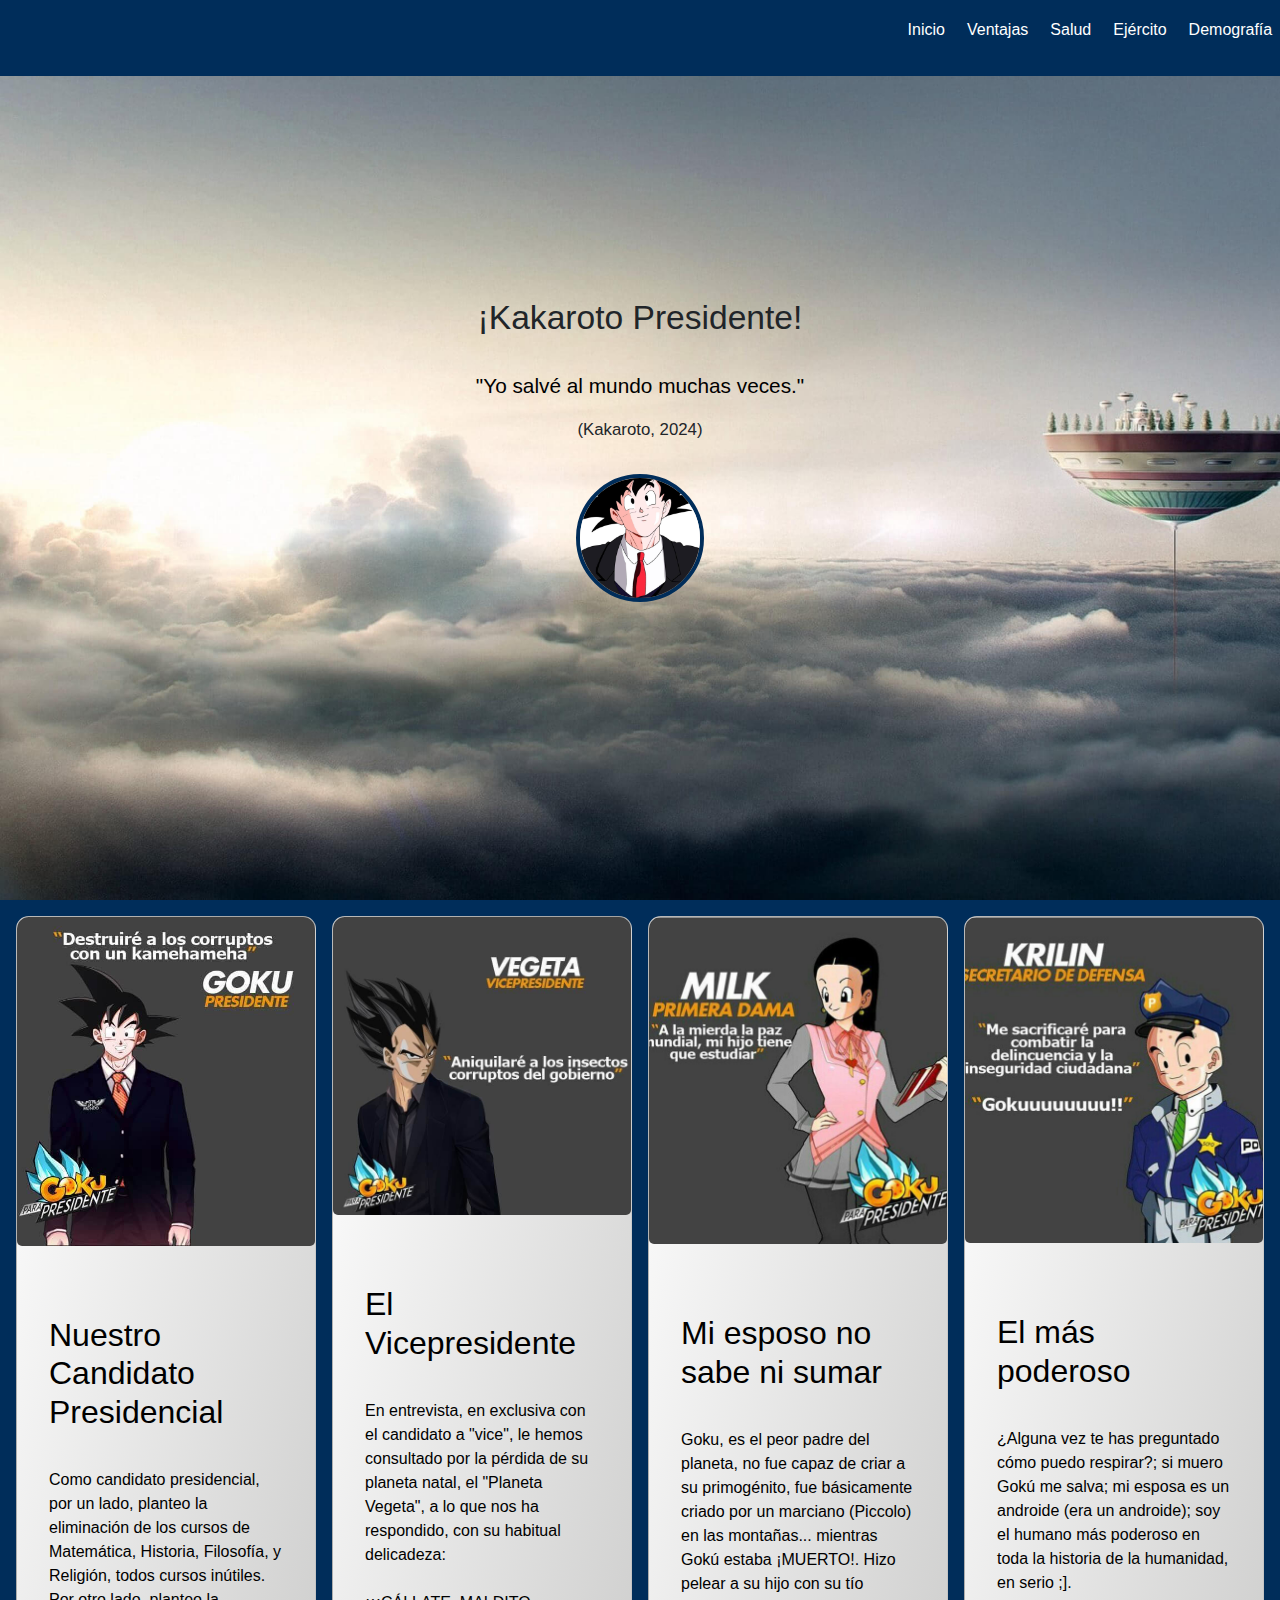
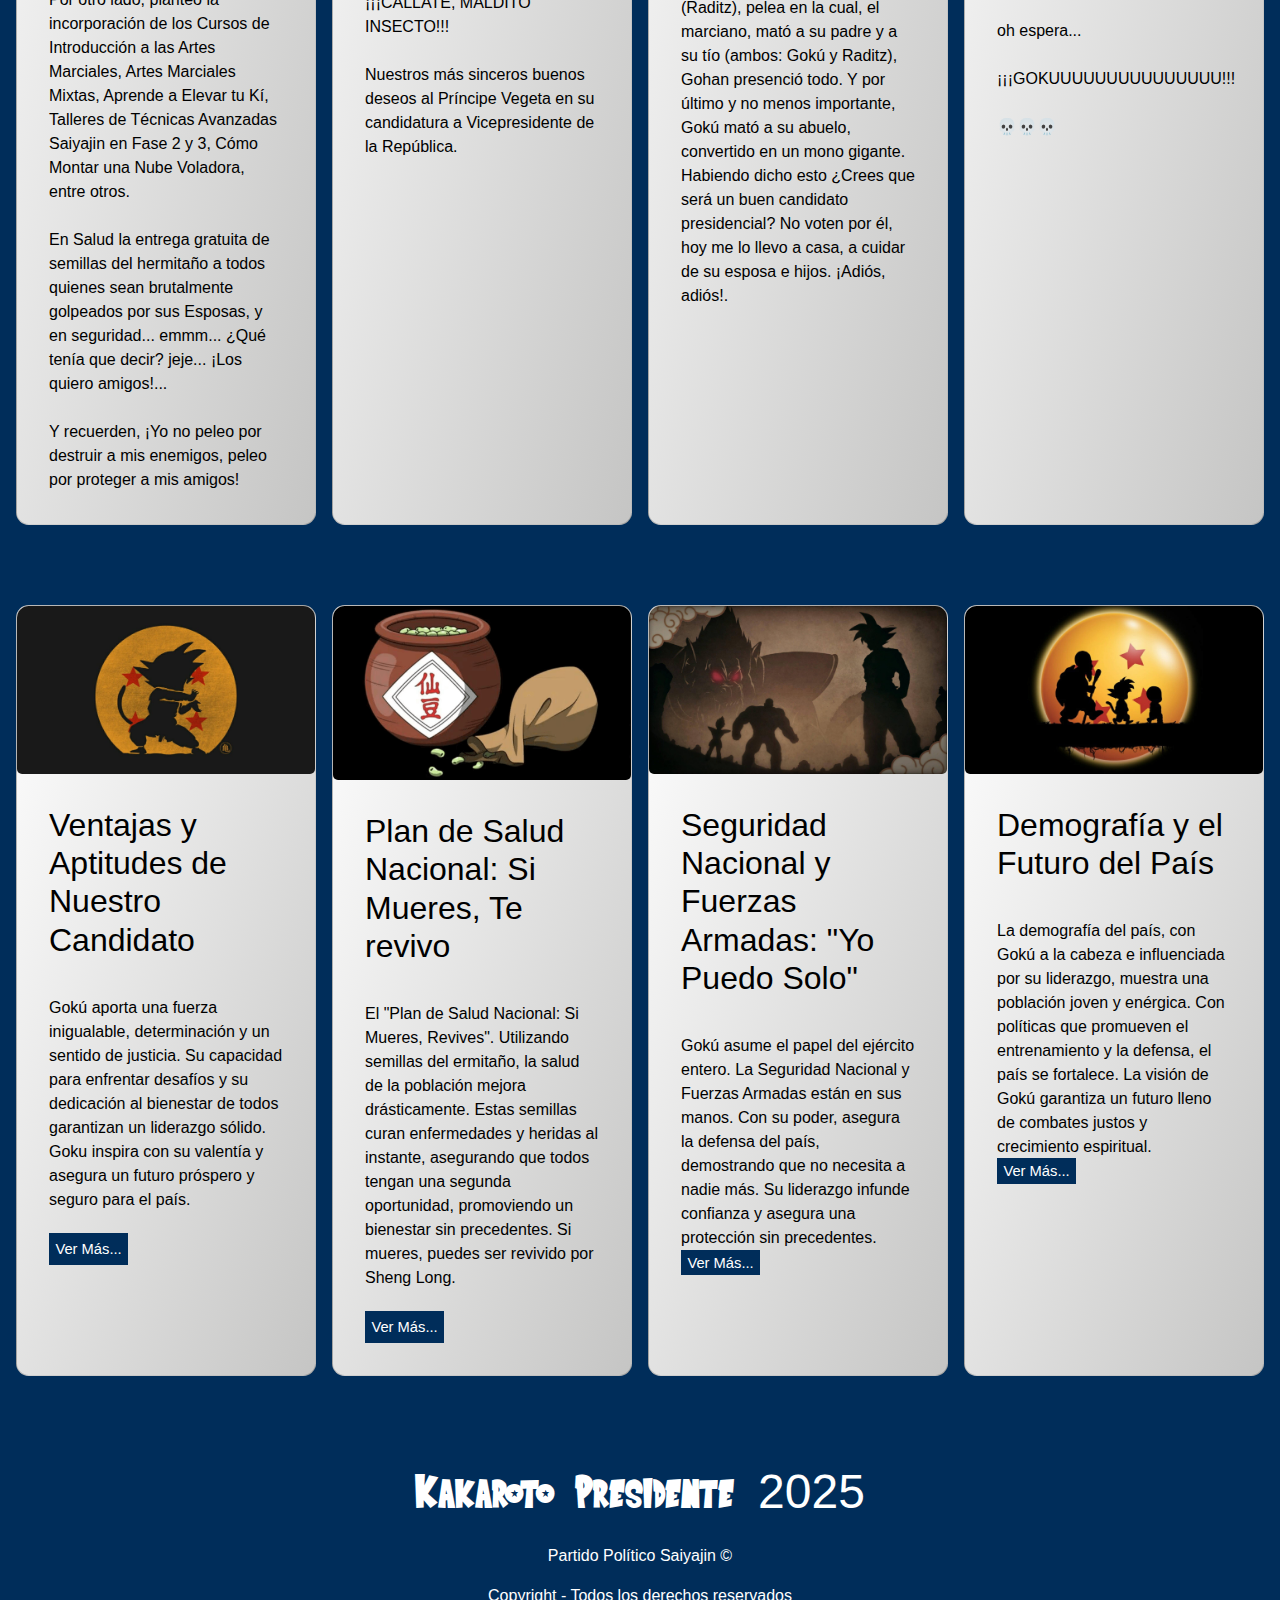
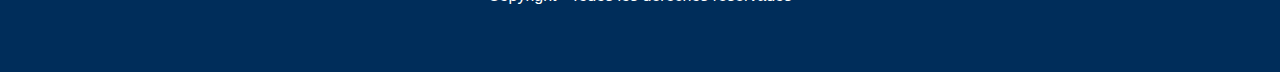
<file: index.html>
<!DOCTYPE html>
<html lang="en">
<head>
    <meta charset="UTF-8">
    <meta name="viewport" content="width=device-width, initial-scale=1.0">
    <title>Kakaroto Presidente - Inicio</title>
    <meta name="description" content="Página oficial de la campaña de Kakaroto para Presidente">
    <meta name="keywords" content="kakaroto, presidente, campaña, gokú, elecciones, saiyajin, elecciones, dragon ball, vegeta, krilin, milk, salud, seguridad, artes marciales, semillas del ermitaño, shen long, justicia, fuerza, bienestar, liderazgo, política, gobierno, futuro próspero, bienestar social, protección, campaña electoral">
    <meta name="Yuri Andrés Olivares" content="Campaña Presidencial de Kakaroto">
    <meta property="og:Kakaroto Presidente" content="Kakaroto Presidente">
    <meta property="og:Kakaroto Presidente 2025 - Partído Político Saiyajin" content="Únete a la campaña de Kakaroto para convertirlo en el próximo Presidente.">
    <meta property="og:image" content="./img/goku_for_president.jpg">
    <link href="https://cdn.jsdelivr.net/npm/bootstrap@5.3.3/dist/css/bootstrap.min.css" rel="stylesheet" integrity="sha384-QWTKZyjpPEjISv5WaRU9OFeRpok6YctnYmDr5pNlyT2bRjXh0JMhjY6hW+ALEwIH" crossorigin="anonymous">
    <link rel="stylesheet" href="./css/main.css">
    <link rel="icon" href="./img/favicon.png" type="image">
</head>
<body>
    <header class="header">
        <a href="./index.html">
            <img class="logo" src="./img/goku_for_president.jpg" alt="logo">
        </a>
        <nav class="nav">
            <ul class="menu">
                <li class="menu-item">
                    <a class="menu-link" href="./index.html">Inicio</a>
                </li>
                <li class="menu-item">
                    <a class="menu-link" href="./pages/1ventajas.html">Ventajas</a>
                </li>
                <li class="menu-item">
                    <a class="menu-link" href="./pages/2salud.html">Salud</a>
                </li>
                <li class="menu-item">
                    <a class="menu-link" href="./pages/3ejercito.html">Ejército</a>
                </li>
                <li class="menu-item">
                    <a class="menu-link" href="./pages/4demografia.html">Demografía</a>
                </li>
            </ul>
        </nav>
    </header>
    <main>
        <section class="hero">
            <h1 class="hero-title">¡Kakaroto Presidente!</h1>
            <br>
            <p class="hero-text-index">"Yo salvé al mundo muchas veces."</p>
            <p class="hero-autor">(Kakaroto, 2024)</p>
            <a href="./index.html">
                <img class="goku-face" src="./img/goku_face.jpg" alt="goku presidente">
            </a>
        </section>
        <section class="cards-1">
            <article class="card">
                <img class="card-img" src="./img/card_goku.jpg" alt="goku">
                <div class="card-info">
                    <h2 class="card-title"><br>Nuestro Candidato Presidencial</h2>
                    <p class="card-text"><br>Como candidato presidencial, por un lado, planteo la eliminación de los cursos de Matemática, Historia, Filosofía, y Religión, todos cursos inútiles. Por otro lado, planteo la incorporación de los Cursos de Introducción a las Artes Marciales, Artes Marciales Mixtas, Aprende a Elevar tu Kí, Talleres de Técnicas Avanzadas Saiyajin en Fase 2 y 3, Cómo Montar una Nube Voladora, entre otros. <br><br>En Salud la entrega gratuita de semillas del hermitaño a todos quienes sean brutalmente golpeados por sus Esposas, y en seguridad... emmm... ¿Qué tenía que decir? jeje... ¡Los quiero amigos!... <br><br>Y recuerden, ¡Yo no peleo por destruir a mis enemigos, peleo por proteger a mis amigos!
                    </p>
                </div>
            </article>
            <article class="card">
                <img class="card-img" src="./img/card_vegeta.jpg" alt="vegeta">
                <div class="card-info"> 
                    <h2 class="card-title"><br>El Vicepresidente</h2>
                    <p class="card-text"><br>En entrevista, en exclusiva con el candidato a "vice", le hemos consultado por la pérdida de su planeta natal, el "Planeta Vegeta", a lo que nos ha respondido, con su habitual delicadeza: <br><br>¡¡¡CÁLLATE, MALDITO INSECTO!!! <br><br> Nuestros más sinceros buenos deseos al Príncipe Vegeta en su candidatura a Vicepresidente de la República.
                    </p>
                </div>
            </article>
            <article class="card">
                <img class="card-img" src="./img/card_milk.jpg" alt="milk">
                <div class="card-info">
                    <h2 class="card-title"><br>Mi esposo no sabe ni sumar</h2>
                    <p class="card-text"><br>Goku, es el peor padre del planeta, no fue capaz de criar a su primogénito, fue básicamente criado por un marciano (Piccolo) en las montañas... mientras Gokú estaba ¡MUERTO!. Hizo pelear a su hijo con su tío (Raditz), pelea en la cual, el marciano, mató a su padre y a su tío (ambos: Gokú y Raditz), Gohan presenció todo. Y por último y no menos importante, Gokú mató a su abuelo, convertido en un mono gigante. Habiendo dicho esto ¿Crees que será un buen candidato presidencial? No voten por él, hoy me lo llevo a casa, a cuidar de su esposa e hijos. ¡Adiós, adiós!.
                    </p>
                </div>
            </article>
            <article class="card">
                <img class="card-img" src="./img/card_krilin.jpg" alt="krilin">
                <div class="card-info">
                    <h2 class="card-title"><br>El más poderoso</h2>
                    <p class="card-text"><br>¿Alguna vez te has preguntado cómo puedo respirar?; si muero Gokú me salva; mi esposa es un androide (era un androide); soy el humano más poderoso en toda la historia de la humanidad, en serio ;].<br><br>oh espera... <br><br>¡¡¡GOKUUUUUUUUUUUUUUU!!!
                    <br><br>💀💀💀
                    </p>
                </div>
            </article>
        </section>
        <section class="cards-2"> 
        </section>
        <section class="cards-3">
            <article class="card">
                <img class="card-img" src="./img/Goku_aptitudes.jpg" alt="goku ventajas aptitudes">
                <div class="card-info">
                    <h2 class="card-title">Ventajas y Aptitudes de Nuestro Candidato</h2>
                    <p class="card-text"><br>Gokú aporta una fuerza inigualable, determinación y un sentido de justicia. Su capacidad para enfrentar desafíos y su dedicación al bienestar de todos garantizan un liderazgo sólido. Goku inspira con su valentía y asegura un futuro próspero y seguro para el país.<br>
                    </p>
                    <a class="card-link" href="./pages/1ventajas.html" target="_blank">Ver Más...</a>
                </div>
            </article>
            <article class="card">
                <img class="card-img" src="./img/semillas_hermitaño3.png" alt="salud semillas hermitaño">
                <div class="card-info"> 
                    <h2 class="card-title">Plan de Salud Nacional: Si Mueres, Te revivo</h2>
                    <p class="card-text"><br>El "Plan de Salud Nacional: Si Mueres, Revives". Utilizando semillas del ermitaño, la salud de la población mejora drásticamente. Estas semillas curan enfermedades y heridas al instante, asegurando que todos tengan una segunda oportunidad, promoviendo un bienestar sin precedentes. Si mueres, puedes ser revivido por Sheng Long.<br>
                    </p>
                    <a class="card-link" href="./pages/2salud.html" target="_blank">Ver Más...</a>
                </div>
            </article>
            <article class="card">
                <img class="card-img" src="./img/goku_ejercito2.jpg" alt="ejército nacional">
                <div class="card-info">
                    <h2 class="card-title">Seguridad Nacional y Fuerzas Armadas: "Yo Puedo Solo"</h2>
                    <p class="card-text"><br>Gokú asume el papel del ejército entero. La Seguridad Nacional y Fuerzas Armadas están en sus manos. Con su poder, asegura la defensa del país, demostrando que no necesita a nadie más. Su liderazgo infunde confianza y asegura una protección sin precedentes.<br>
                    <a class="card-link" href="./pages/3ejercito.html" target="_blank">Ver Más...</a>
                    </p>
                </div>
            </article>
            <article class="card">
                <img class="card-img" src="./img/goku_demografia.jpg" alt="demografía">
                <div class="card-info"> 
                    <h2 class="card-title">Demografía y el Futuro del País</h2>
                    <p class="card-text"><br>La demografía del país, con Gokú a la cabeza e influenciada por su liderazgo, muestra una población joven y enérgica. Con políticas que promueven el entrenamiento y la defensa, el país se fortalece. La visión de Gokú garantiza un futuro lleno de combates justos y crecimiento espiritual.<br>
                    <a class="card-link" href="./pages/4demografia.html" target="_blank">Ver Más...</a>
                    </p>
                </div>
            </article>
        </section>
    </main>
    <footer class="footer">
        <p class="footer-lema">Kakaroto Presidente 2025<br></p>
        <p>Partido Político Saiyajin ©</p>
        <p>Copyright - Todos los derechos reservados</p>
    </footer>
    <script src="https://cdn.jsdelivr.net/npm/bootstrap@5.3.3/dist/js/bootstrap.bundle.min.js" integrity="sha384-YvpcrYf0tY3lHB60NNkmXc5s9fDVZLESaAA55NDzOxhy9GkcIdslK1eN7N6jIeHz" crossorigin="anonymous"></script>
</body>
</html>
</file>
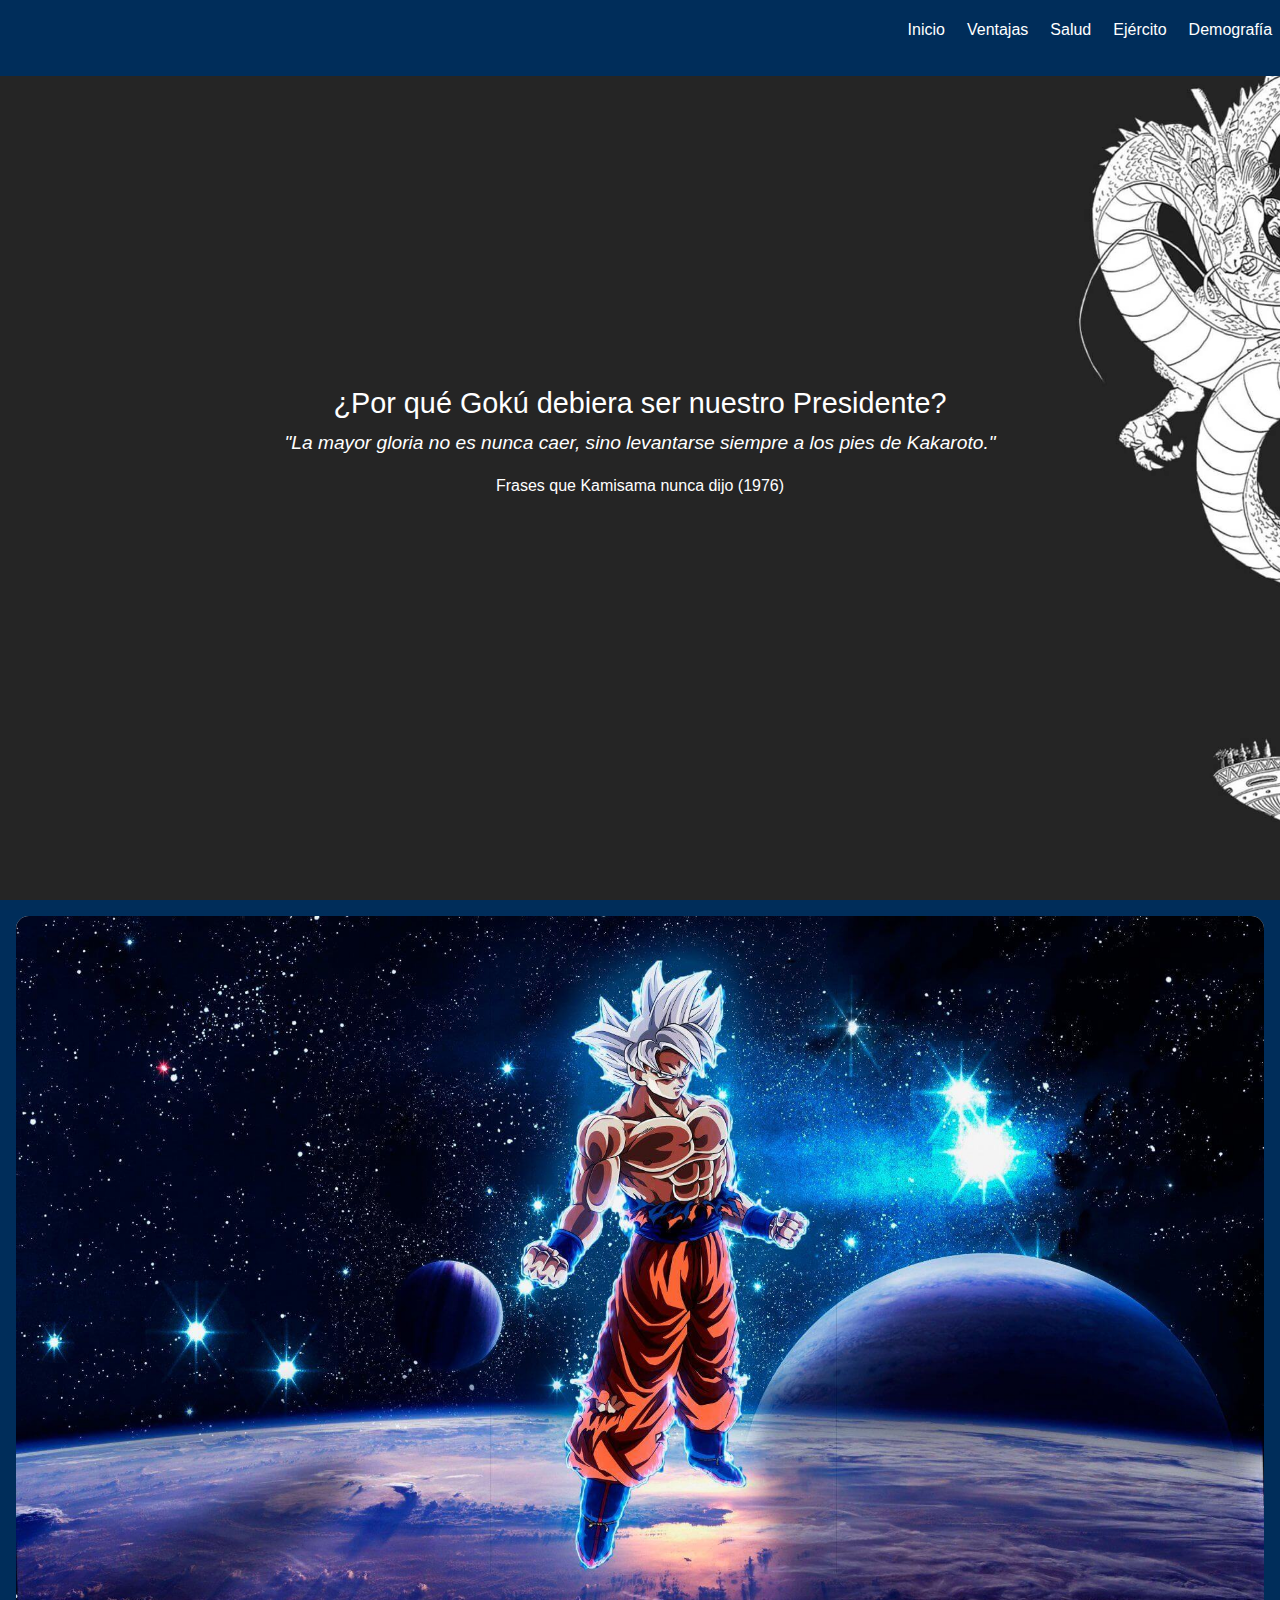
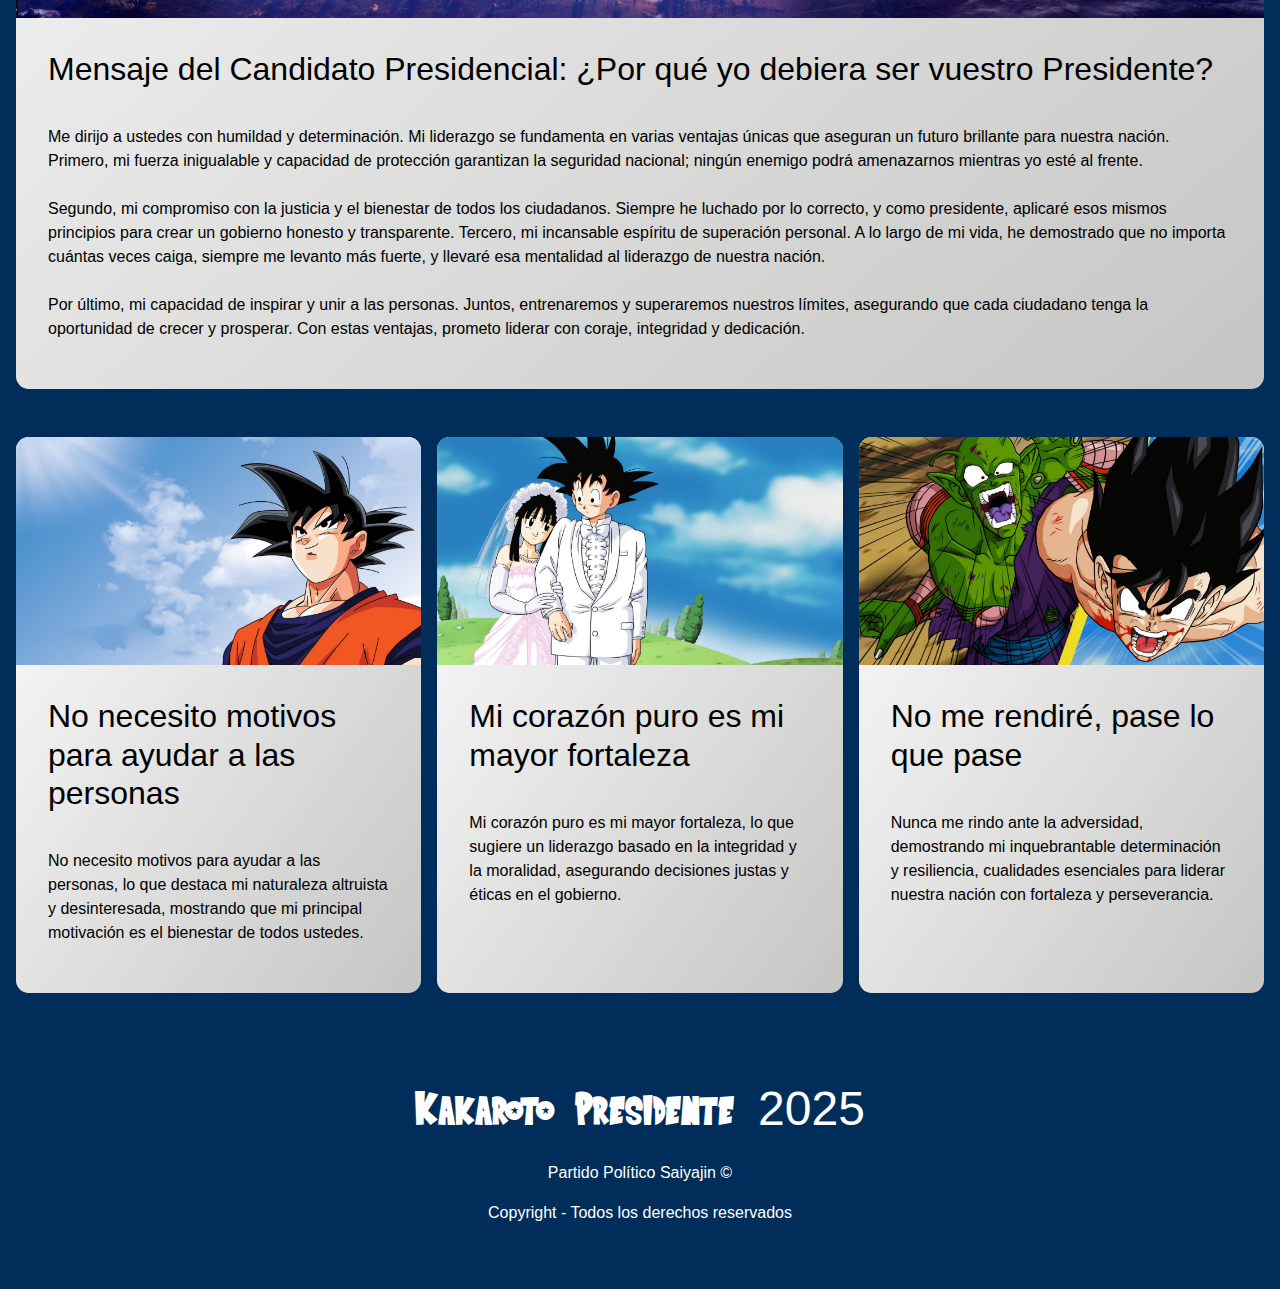
<file: pages/1ventajas.html>
<!DOCTYPE html>
<html lang="en">
<head>
    <meta charset="UTF-8">
    <meta name="viewport" content="width=device-width, initial-scale=1.0">
    <title>Kakaroto Presidente - Ventajas</title>
    <meta name="description" content="Las Ventajas que posee Kakaroto para liderar nuestra nación">
    <meta name="keywords" content="kakaroto Presidente, campaña presidencial, gokú, liderazgo, seguridad nacional, justicia, bienestar, superación personal, inspiración, unidad, altruismo, corazón puro, determinación, fortaleza, gobierno honesto, transparencia, campaña política, elecciones 2025">
    <meta name="Yuri Andrés Olivares" content="Ventajas de que Kakaroto sea Presidente">
    <meta property="og:Kakaroto Presidente" content="Kakaroto Presidente">
    <meta property="og:Kakaroto Presidente 2025 - Partído Político Saiyajin" content="Únete a la campaña de Kakaroto para convertirlo en el próximo Presidente.">
    <link href="https://cdn.jsdelivr.net/npm/bootstrap@5.3.3/dist/css/bootstrap.min.css" rel="stylesheet" integrity="sha384-QWTKZyjpPEjISv5WaRU9OFeRpok6YctnYmDr5pNlyT2bRjXh0JMhjY6hW+ALEwIH" crossorigin="anonymous">
    <link rel="stylesheet" href="../css/main.css">
    <link rel="icon" href="../img/favicon.png" type="image">
</head>
<body>
    <header class="header">
        <a href="../index.html">
            <img class="logo" src="../img/goku_for_president.jpg" alt="Logo">
        </a>
        <nav class="nav">
            <ul class="menu">
                <li class="menu-item">
                    <a class="menu-link" href="../index.html">Inicio</a>
                </li> 
                <li class="menu-item">
                    <a class="menu-link" href="./1ventajas.html">Ventajas</a>
                </li> 
                <li class="menu-item">
                    <a class="menu-link" href="../pages/2salud.html">Salud</a>
                </li> 
                <li class="menu-item">
                    <a class="menu-link" href="../pages/3ejercito.html">Ejército</a>
                </li> 
                <li class="menu-item">
                    <a class="menu-link" href="../pages/4demografia.html">Demografía</a>
                </li> 
            </ul>
        </nav>
    </header>
    <main>
        <section class="hero-ventajas">
            <h1 class="hero-ventajas-title">¿Por qué Gokú debiera ser nuestro Presidente?<br></h1>
            <p class="hero-ventajas-text">"La mayor gloria no es nunca caer, sino levantarse siempre a los pies de Kakaroto."</p>
            <p class="hero-ventajas-autor">Frases que Kamisama nunca dijo (1976)</p>
        </section>
        <section class="cards-ventajas-1">
            <article class="card-ventajas">
                <img class="card-ventajas-big-img" src="../img/Goku_10.jpg" alt="goku presidente">
                <div class="card-ventajas-info">
                    <h2 class="card-ventajas-title">Mensaje del Candidato Presidencial: ¿Por qué yo debiera ser vuestro Presidente?</h2>
                    <p class="card-ventajas-text"><br>Me dirijo a ustedes con humildad y determinación. Mi liderazgo se fundamenta en varias ventajas únicas que aseguran un futuro brillante para nuestra nación. Primero, mi fuerza inigualable y capacidad de protección garantizan la seguridad nacional; ningún enemigo podrá amenazarnos mientras yo esté al frente.
                    <br><br>
                    Segundo, mi compromiso con la justicia y el bienestar de todos los ciudadanos. Siempre he luchado por lo correcto, y como presidente, aplicaré esos mismos principios para crear un gobierno honesto y transparente. Tercero, mi incansable espíritu de superación personal. A lo largo de mi vida, he demostrado que no importa cuántas veces caiga, siempre me levanto más fuerte, y llevaré esa mentalidad al liderazgo de nuestra nación.
                    <br><br>
                    Por último, mi capacidad de inspirar y unir a las personas. Juntos, entrenaremos y superaremos nuestros límites, asegurando que cada ciudadano tenga la oportunidad de crecer y prosperar. Con estas ventajas, prometo liderar con coraje, integridad y dedicación.
                    </p>
                </div>
            </article>
        </section>    
        <section class="cards-ventajas-1">
            <article class="card-ventajas">
                <img class="card-ventajas-img" src="../img/goku_ventaja1.jpg" alt="goku ventaja altruismo">
                <div class="card-ventajas-info">
                    <h2 class="card-ventajas-title">No necesito motivos para ayudar a las personas</h2>
                    <p class="card-ventajas-text"><br>No necesito motivos para ayudar a las personas, lo que destaca mi naturaleza altruista y desinteresada, mostrando que mi principal motivación es el bienestar de todos ustedes.
                    </p>
                </div>
            </article>
            <article class="card-ventajas">
                <img class="card-ventajas-img" src="../img/goku_ventaja2.jpg" alt="goku ventaja corazón puro">
                <div class="card-ventajas-info"> 
                    <h2 class="card-ventajas-title">Mi corazón puro es mi mayor fortaleza</h2>
                    <p class="card-ventajas-text"><br>Mi corazón puro es mi mayor fortaleza, lo que sugiere un liderazgo basado en la integridad y la moralidad, asegurando decisiones justas y éticas en el gobierno.
                    </p>
                </div>
            </article>
            <article class="card-ventajas">
                <img class="card-ventajas-img" src="../img/goku_ventaja3.jpg" alt="Goku ventaja determinación">
                <div class="card-ventajas-info">
                    <h2 class="card-ventajas-title">No me rendiré, pase lo que pase</h2>
                    <p class="card-ventajas-text"><br>Nunca me rindo ante la adversidad, demostrando mi inquebrantable determinación y resiliencia, cualidades esenciales para liderar nuestra nación con fortaleza y perseverancia.
                    </p>
                </div>
            </article>
        </section>
    </main>
    <footer class="footer">
        <p class="footer-lema">Kakaroto Presidente 2025<br></p>
        <p>Partido Político Saiyajin ©</p>
        <p>Copyright - Todos los derechos reservados</p>
    </footer>
    <script src="https://cdn.jsdelivr.net/npm/bootstrap@5.3.3/dist/js/bootstrap.bundle.min.js" integrity="sha384-YvpcrYf0tY3lHB60NNkmXc5s9fDVZLESaAA55NDzOxhy9GkcIdslK1eN7N6jIeHz" crossorigin="anonymous"></script>
</body>
</html>
</file>
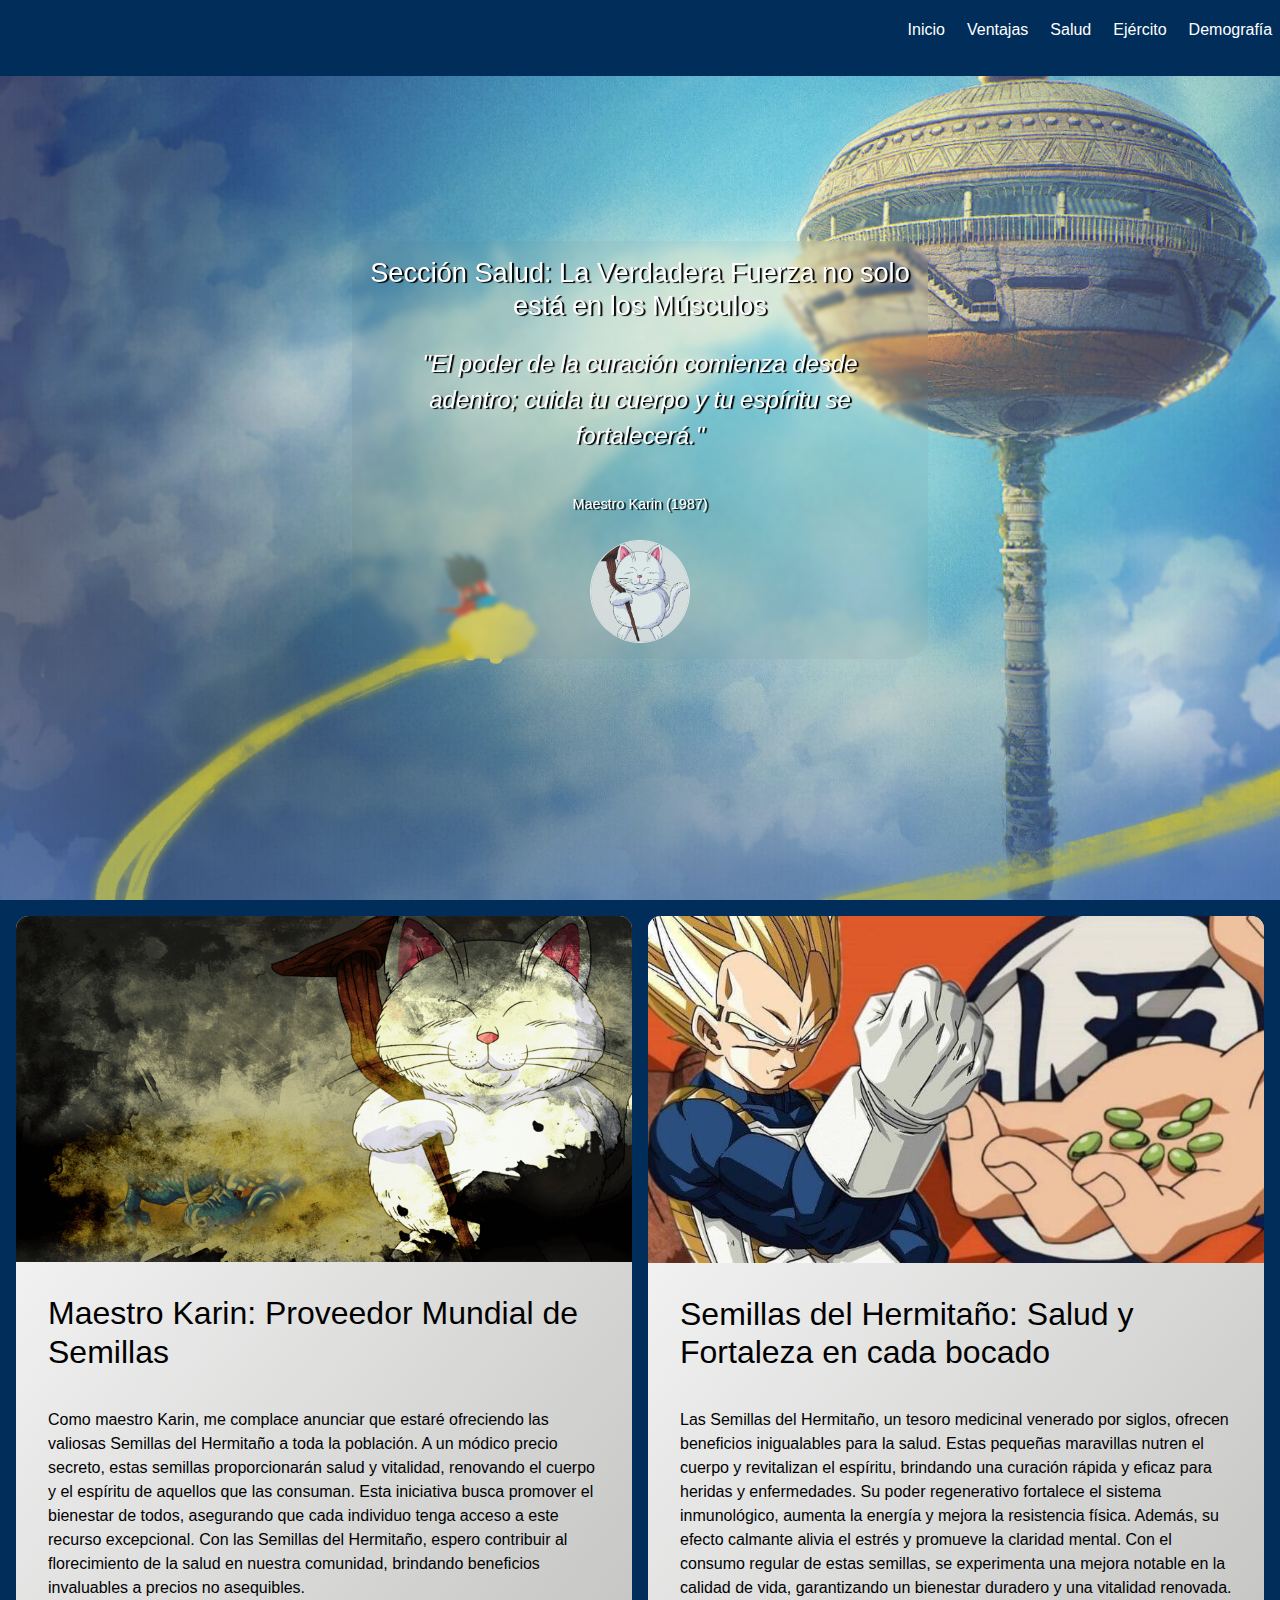
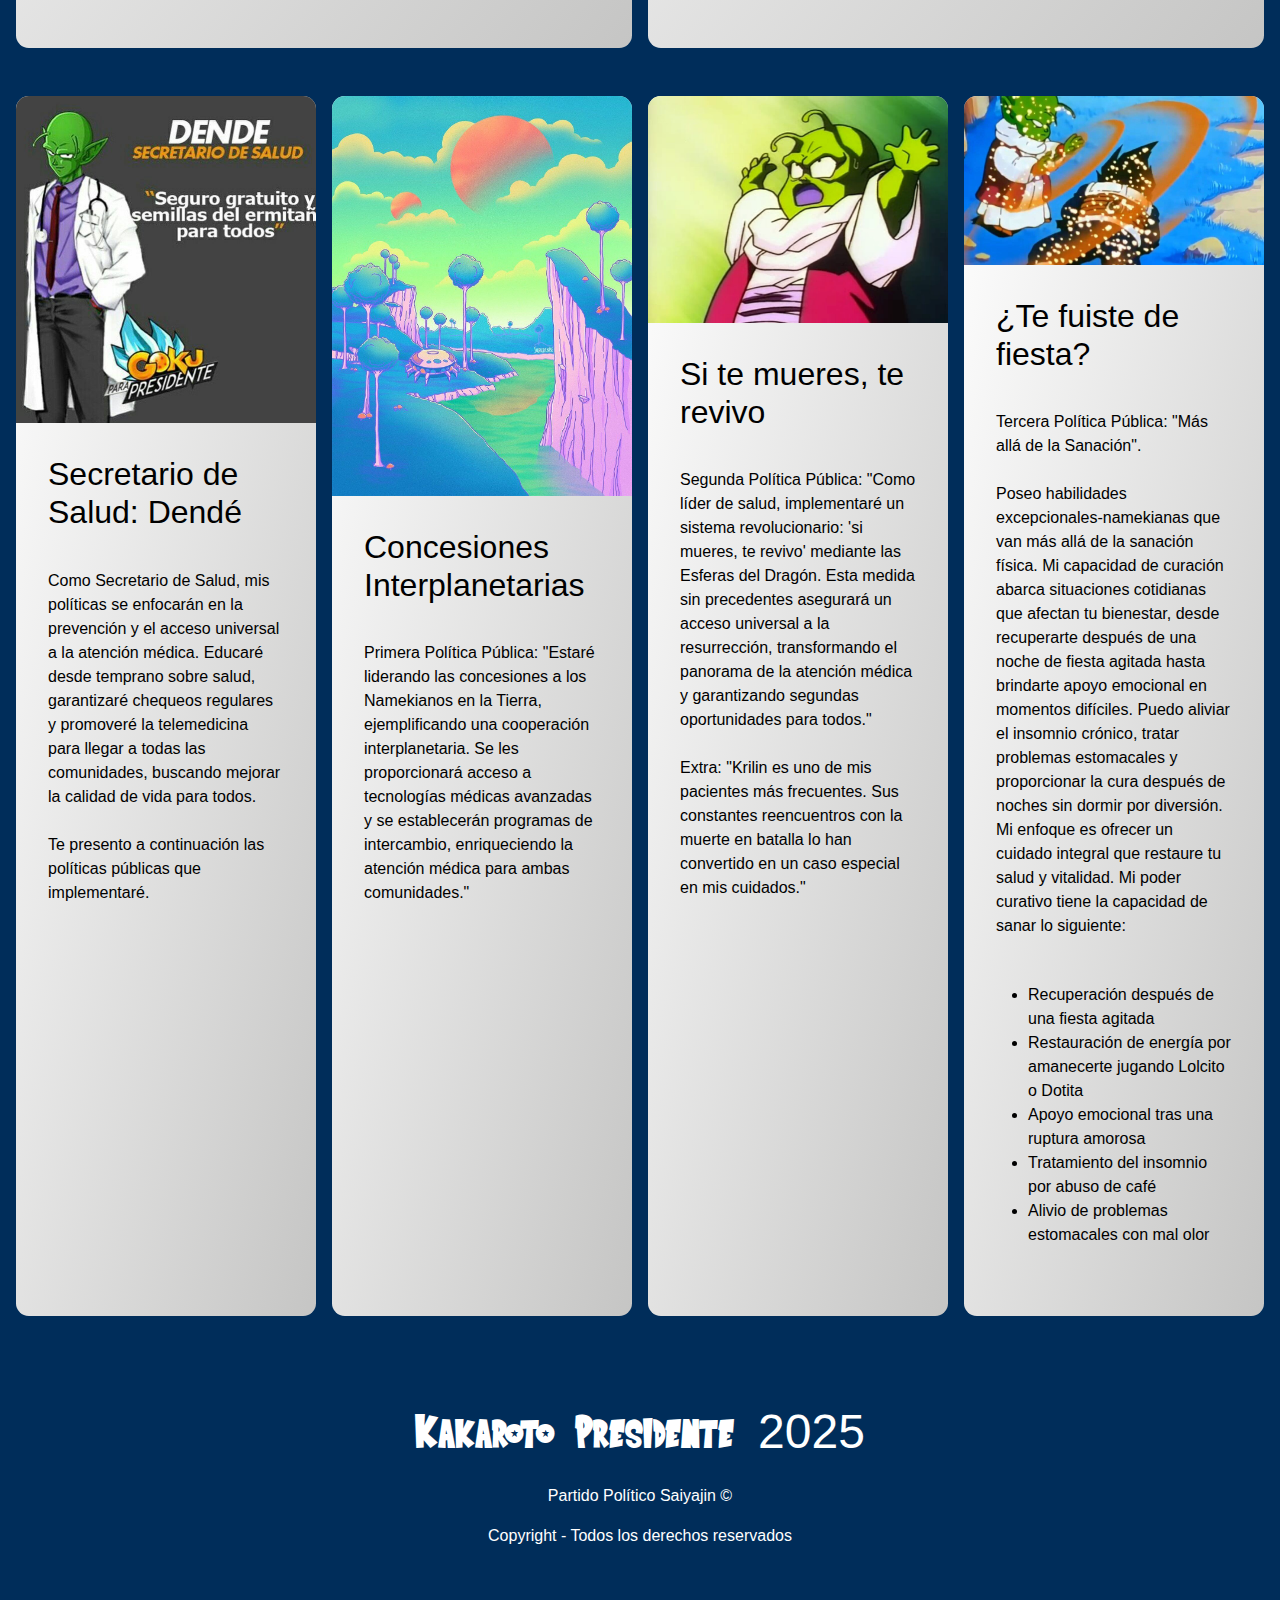
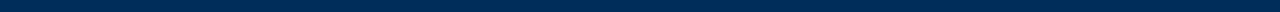
<file: pages/2salud.html>
<!DOCTYPE html>
<html lang="en">
<head>
    <meta charset="UTF-8">
    <meta name="viewport" content="width=device-width, initial-scale=1.0">
    <title>Kakaroto Presidente - Salud</title>
    <meta name="description" content="Directrices de la campaña de salud para la población nacional">
    <meta name="keywords" content="kakaroto presidente, campaña salud, maestro karin, semillas del hermitaño, salud y vitalidad, fortalecimiento espiritual, política de salud, acceso universal a la atención médica, tecnología médica avanzada, intercambio interplanetario, Esferas del Dragón, resurrección universal, dendé, habilidades namekianas, sanación integral, bienestar emocional, recuperación después de la fiesta, apoyo emocional, insomnio, problemas estomacales, salud pública">
    <meta name="Yuri Andrés Olivares" content="Proyecto de campaña sobre Salud">
    <meta property="og:Kakaroto Presidente" content="Kakaroto Presidente">
    <meta property="og:Kakaroto Presidente 2025 - Partído Político Saiyajin" content="Únete a la campaña de Kakaroto para convertirlo en el próximo Presidente.">
    <link href="https://cdn.jsdelivr.net/npm/bootstrap@5.3.3/dist/css/bootstrap.min.css" rel="stylesheet" integrity="sha384-QWTKZyjpPEjISv5WaRU9OFeRpok6YctnYmDr5pNlyT2bRjXh0JMhjY6hW+ALEwIH" crossorigin="anonymous">
    <link rel="stylesheet" href="../css/main.css">
    <link rel="icon" href="../img/favicon.png" type="image">
</head>
<body>
    <header class="header">
        <a href="../index.html">
            <img class="logo" src="../img/goku_for_president.jpg" alt="logo">
        </a>
        <nav class="nav">
            <ul class="menu">
                <li class="menu-item">
                    <a class="menu-link" href="../index.html">Inicio</a>
                </li>
                <li class="menu-item">
                    <a class="menu-link" href="../pages/1ventajas.html">Ventajas</a>
                </li>
                <li class="menu-item">
                    <a class="menu-link" href="./2salud.html">Salud</a>
                </li>
                <li class="menu-item">
                    <a class="menu-link" href="../pages/3ejercito.html">Ejército</a>
                </li>
                <li class="menu-item">
                    <a class="menu-link" href="../pages/4demografia.html">Demografía</a>
                </li>
            </ul>
        </nav>
    </header>
    <main>
        <section class="hero-salud">
            <div class="hero-salud-content">
                <h1 class="hero-salud-title">Sección Salud: La Verdadera Fuerza no solo está en los Músculos<br></h1>
                <p class="hero-salud-text">"El poder de la curación comienza desde adentro; cuida tu cuerpo y tu espíritu se fortalecerá."</p>
                <p class="hero-salud-autor">Maestro Karin (1987)</p>
                <a href="./2salud.html">
                    <img class="hermitaño-face" src="../img/maestro_karin3.png" alt="Maestro Karin">
                </a>
            </div>
        </section>
        <section class="cards-salud-1">
            <article class="card-salud">
                <img class="card-salud-img" src="../img/maestro_karin1.png" alt="Maestro Karin Proveedor Mundial de Semillas">
                <div class="card-salud-info">
                    <h2 class="card-salud-title">Maestro Karin: Proveedor Mundial de Semillas</h2>
                    <p class="card-salud-text"><br>Como maestro Karin, me complace anunciar que estaré ofreciendo las valiosas Semillas del Hermitaño a toda la población. A un módico precio secreto, estas semillas proporcionarán salud y vitalidad, renovando el cuerpo y el espíritu de aquellos que las consuman. Esta iniciativa busca promover el bienestar de todos, asegurando que cada individuo tenga acceso a este recurso excepcional. Con las Semillas del Hermitaño, espero contribuir al florecimiento de la salud en nuestra comunidad, brindando beneficios invaluables a precios no asequibles.
                    </p>
                </div>
            </article>
            <article class="card-salud">
                <img class="card-salud-img" src="../img/semillas_hermitaño.jpg" alt="Semillas del Hermitaño Salud y Fortaleza">
                <div class="card-salud-info"> 
                    <h2 class="card-salud-title">Semillas del Hermitaño: Salud y Fortaleza en cada bocado</h2>
                    <p class="card-salud-text"><br>Las Semillas del Hermitaño, un tesoro medicinal venerado por siglos, ofrecen beneficios inigualables para la salud. Estas pequeñas maravillas nutren el cuerpo y revitalizan el espíritu, brindando una curación rápida y eficaz para heridas y enfermedades. Su poder regenerativo fortalece el sistema inmunológico, aumenta la energía y mejora la resistencia física. Además, su efecto calmante alivia el estrés y promueve la claridad mental. Con el consumo regular de estas semillas, se experimenta una mejora notable en la calidad de vida, garantizando un bienestar duradero y una vitalidad renovada.
                </div>
            </article>
        </section>
        <section class="cards-salud-1">
            <article class="card-salud">
                <img class="card-salud-img" src="../img/dende1.jpg" alt="Dendé Secretario de Salud">
                <div class="card-salud-info">
                    <h2 class="card-salud-title">Secretario de Salud: Dendé</h2>
                    <p class="card-salud-text"><br>Como Secretario de Salud, mis políticas se enfocarán en la prevención y el acceso universal a la atención médica. Educaré desde temprano sobre salud, garantizaré chequeos regulares y promoveré la telemedicina para llegar a todas las comunidades, buscando mejorar la calidad de vida para todos.<br><br>Te presento a continuación las políticas públicas que implementaré.
                    </p>
                </div>
            </article>
            <article class="card-salud">
                <img class="card-salud-img" src="../img/salud2.jpg" alt="Concesiones Interplanetarias">
                <div class="card-salud-info">
                    <h2 class="card-salud-title">Concesiones Interplanetarias</h2>
                    <p class="card-salud-text"><br>Primera Política Pública: "Estaré liderando las concesiones a los Namekianos en la Tierra, ejemplificando una cooperación interplanetaria. Se les proporcionará acceso a tecnologías médicas avanzadas y se establecerán programas de intercambio, enriqueciendo la atención médica para ambas comunidades."
                    </p>
                </div>
            </article>
            <article class="card-salud">
                <img class="card-salud-img" src="../img/dende2.jpg" alt="Si te mueres, te revivo">
                <div class="card-salud-info">
                    <h2 class="card-salud-title">Si te mueres, te revivo</h2>
                    <p class="card-salud-text"><br>Segunda Política Pública: "Como líder de salud, implementaré un sistema revolucionario: 'si mueres, te revivo' mediante las Esferas del Dragón. Esta medida sin precedentes asegurará un acceso universal a la resurrección, transformando el panorama de la atención médica y garantizando segundas oportunidades para todos."<br><br>Extra: "Krilin es uno de mis pacientes más frecuentes. Sus constantes reencuentros con la muerte en batalla lo han convertido en un caso especial en mis cuidados."
                    </p>
                </div>
            </article>
            <article class="card-salud">
                <img class="card-salud-img" src="../img/dende3.jpg" alt="¿Te fuiste de fiesta?">
                <div class="card-salud-info">
                    <h2 class="card-salud-title">¿Te fuiste de fiesta?</h2>
                    <p class="card-salud-text"><br>Tercera Política Pública: "Más allá de la Sanación". <br><br>Poseo habilidades excepcionales-namekianas que van más allá de la sanación física. Mi capacidad de curación abarca situaciones cotidianas que afectan tu bienestar, desde recuperarte después de una noche de fiesta agitada hasta brindarte apoyo emocional en momentos difíciles. Puedo aliviar el insomnio crónico, tratar problemas estomacales y proporcionar la cura después de noches sin dormir por diversión. Mi enfoque es ofrecer un cuidado integral que restaure tu salud y vitalidad. Mi poder curativo tiene la capacidad de sanar lo siguiente:<br><br>
                        <ul>
                            <li>Recuperación después de una fiesta agitada</li>
                            <li>Restauración de energía por amanecerte jugando Lolcito o Dotita</li>
                            <li>Apoyo emocional tras una ruptura amorosa</li>
                            <li>Tratamiento del insomnio por abuso de café</li>
                            <li>Alivio de problemas estomacales con mal olor</li>
                        </ul>
                    </p>
                </div>
            </article>
        </section>
    </main>
    <footer class="footer">
        <p class="footer-lema">Kakaroto Presidente 2025<br></p>
        <p>Partido Político Saiyajin ©</p>
        <p>Copyright - Todos los derechos reservados</p>
    </footer>
    <script src="https://cdn.jsdelivr.net/npm/bootstrap@5.3.3/dist/js/bootstrap.bundle.min.js" integrity="sha384-YvpcrYf0tY3lHB60NNkmXc5s9fDVZLESaAA55NDzOxhy9GkcIdslK1eN7N6jIeHz" crossorigin="anonymous"></script>
</body>
</html>
</file>
<file: css/main.css>
@charset "UTF-8";
@import url("https://fonts.googleapis.com/css2?family=Roboto:ital,wght@0,100;0,300;0,400;0,500;0,700;0,900;1,100;1,300;1,400;1,500;1,700;1,900&display=swap");
@font-face {
  font-family: "BebasNeue";
  src: url(../fonts/BebasNeue-Regular.ttf);
}
@font-face {
  font-family: "Saiyan";
  src: url(../fonts/Saiyan-Sans.ttf);
}
* {
  margin: 0;
  padding: 0;
  box-sizing: border-box;
  font-family: "Roboto:ital,wght@0,100;0,300;0,400;0,500;0,700;0,900;1,100;1,300;1,400;1,500;1,700;1,900&display=swap", sans-serif;
}

.menu .menu-link:hover, .header a:hover {
  color: #777;
  font-weight: bold;
  box-shadow: 0 2px 4px rgba(0, 0, 0, 0.2);
}

@keyframes fadeIn {
  from {
    opacity: 0;
    transform: translateY(-10px);
  }
  to {
    opacity: 1;
    transform: translateY(0);
  }
}
@keyframes fadeInOpacity {
  from {
    opacity: 0;
  }
  to {
    opacity: 1;
  }
}
.header {
  background-color: #002d5a;
  padding: 0.4rem 0.3rem;
  display: flex;
  align-items: center;
  justify-content: space-between;
  color: white;
  width: 100%;
  position: fixed;
  z-index: 2;
  animation: fadeIn 1s ease-out;
}
.header a {
  text-decoration: none;
  color: white;
  margin: 0 3px;
  position: relative;
  transition: color, transform, font-weight, box-shadow 0.3s ease;
}
.header a:visited {
  color: white;
  text-decoration: none;
}
.header a:hover {
  transform: scale(1.2);
  text-decoration: none;
}
.header a:active {
  transform: scale(1.1);
}

@media (max-width: 237px) {
  .header {
    display: none;
  }
}
.logo {
  width: 4.5rem;
  opacity: 0;
  animation: fadeInOpacity 5s ease-out forwards;
}
@media (max-width: 309px) {
  .logo {
    display: none;
  }
}

.menu {
  list-style-type: none;
  display: flex;
  gap: 1rem;
  flex-wrap: wrap;
}
.menu .menu-link {
  text-decoration: none;
  color: white;
  transition: color, transform, font-weight, box-shadow 0.3s ease;
}
.menu .menu-link:hover {
  transform: scale(1.2);
}
.menu .menu-link:active {
  transform: scale(1.1);
}

.card-ejercito, .video-ejercito {
  background-color: grey;
}

.hero-demografia, .hero-ejercito, .hero-salud, .hero-ventajas, .hero {
  min-height: 100vh;
  text-align: center;
  display: flex;
  flex-direction: column;
  align-items: center;
  justify-content: center;
  flex-wrap: no-wrap;
}

/* Hero Index */
.hero {
  background-image: url("../img/palacio_kami.jpg");
  background-repeat: no-repeat;
  background-size: cover;
}
.hero .hero-title {
  font-size: 2.1rem;
}
.hero .hero-text {
  font-family: "Segoe UI", Tahoma, Geneva, Verdana, sans-serif;
  font-style: italic;
  font-size: 1.3rem;
  color: white;
}
.hero .hero-autor {
  font-family: "Segoe UI", Tahoma, Geneva, Verdana, sans-serif;
  font-size: 1.05rem;
}
.hero .goku-face {
  width: 8rem;
  border: 0.3rem solid #002d5a;
  border-radius: 100%;
  margin-top: 1rem;
}

.hero-text-index {
  color: black;
  font-size: 1.3rem;
}

/* Hero (1) Ventajas */
.hero-ventajas {
  background-image: url("../img/sheng_long1.jpg");
  background-repeat: no-repeat;
  background-size: cover;
}
.hero-ventajas .hero-ventajas-title {
  font-size: 1.8rem;
  color: white;
}
.hero-ventajas .hero-ventajas-text {
  font-family: "Segoe UI", Tahoma, Geneva, Verdana, sans-serif;
  font-style: italic;
  font-size: 1.2rem;
  color: white;
}
.hero-ventajas .hero-ventajas-autor {
  font-family: "Segoe UI", Tahoma, Geneva, Verdana, sans-serif;
  font-size: 1rem;
  color: white;
}
.hero-ventajas .popo-face {
  width: 70px;
  border: 0 solid whitesmoke;
  border-radius: 60%;
  margin-top: 1rem;
}

/* Hero (2) Salud */
.hero-salud {
  background-image: url("../img/torre_karin3.jpg");
  background-repeat: no-repeat;
  background-size: cover;
}
.hero-salud .hero-salud-content {
  width: 45%;
  background-color: rgba(77, 77, 77, 0.05);
  -webkit-backdrop-filter: blur(2px);
          backdrop-filter: blur(2px);
  border-radius: 5%;
  padding: 1rem;
}
.hero-salud .hero-salud-title {
  font-size: 1.7rem;
  color: white;
  z-index: 1;
  text-shadow: 2px 1.2px 1px black;
}
.hero-salud .hero-salud-text {
  font-family: "Segoe UI", Tahoma, Geneva, Verdana, sans-serif;
  font-style: italic;
  font-size: 1.5rem;
  color: white;
  padding: 1rem;
  z-index: 1;
  text-shadow: 2px 1.2px 1px black;
}
.hero-salud .hero-salud-autor {
  font-family: "Segoe UI", Tahoma, Geneva, Verdana, sans-serif;
  font-size: 0.9rem;
  color: white;
  padding: 0.5rem;
  z-index: 1;
  text-shadow: 2px 1.2px 1px black;
}
.hero-salud .hermitaño-face {
  width: 100px;
  border: 0.12rem solid whitesmoke;
  border-radius: 100%;
  opacity: 0.8;
}

/* Hero (3) Ejército */
.background-ejercito {
  background-color: #002d5a;
}

.hero-ejercito {
  position: relative;
  overflow: hidden;
}
.hero-ejercito::before {
  content: "";
  position: absolute;
  width: 100%;
  height: 100%;
  background: url("../video/goku.mp4") no-repeat center center;
  background-size: cover;
  z-index: -1;
}
.hero-ejercito video {
  position: absolute;
  top: 0;
  left: 0;
  width: 100%;
  height: 100%;
  -o-object-fit: cover;
     object-fit: cover;
}
.hero-ejercito .hero-ejercito-content {
  width: 45%;
  background-color: rgba(68, 68, 68, 0.5);
  -webkit-backdrop-filter: blur(3px);
          backdrop-filter: blur(3px);
  border-radius: 3%;
  padding: 1rem;
}
.hero-ejercito .hero-ejercito-title {
  font-size: 2rem;
  color: white;
  z-index: 1;
}
.hero-ejercito .hero-ejercito-text {
  font-family: "Segoe UI", Tahoma, Geneva, Verdana, sans-serif;
  font-style: italic;
  font-size: 1.5rem;
  color: white;
  z-index: 1;
}
.hero-ejercito .hero-ejercito-autor {
  font-family: "Segoe UI", Tahoma, Geneva, Verdana, sans-serif;
  font-size: 1rem;
  color: white;
  z-index: 1;
}

/* Hero (4) Demografía */
.background-demografia {
  background-color: #002d5a;
}

.hero-demografia {
  position: relative;
  overflow: hidden;
}
.hero-demografia::before {
  content: "";
  position: absolute;
  width: 100%;
  height: 100%;
  background: url("../video/goku.mp4") no-repeat center center;
  background-size: cover;
  z-index: -1;
}
.hero-demografia video {
  position: absolute;
  top: 0;
  left: 0;
  width: 100%;
  height: 100%;
  -o-object-fit: cover;
     object-fit: cover;
}
.hero-demografia .hero-demografia-content {
  width: 45%;
  background-color: rgba(68, 68, 68, 0.4);
  -webkit-backdrop-filter: blur(3px);
          backdrop-filter: blur(3px);
  border-radius: 3%;
  padding: 1rem;
}
.hero-demografia .hero-demografia-title {
  font-size: 2rem;
  color: white;
  z-index: 1;
  text-shadow: 2px 1.2px 1px black;
}
.hero-demografia .hero-demografia-text {
  font-family: "Segoe UI", Tahoma, Geneva, Verdana, sans-serif;
  font-style: italic;
  font-size: 1.5rem;
  color: white;
  padding: 1rem;
  z-index: 1;
  text-shadow: 2px 1.2px 1px black;
}

.card-title-demografia {
  font-size: 1.2rem;
  color: white;
  z-index: 1;
  text-shadow: 3px 3px 2px black;
  font-family: "Saiyan";
}

.lema-demografia-title {
  font-size: 2rem;
}

.lema-demografia-text {
  font-style: italic;
  font-size: 1.5rem;
}

.card-ejercito, .cards-salud-1 .card-salud, .cards-salud-2 .card-salud, .cards-ventajas-1 .card-ventajas, .cards-1 .card, .cards-2 .card, .cards-3 .card {
  flex: 1 1 calc(25% - 1rem);
  margin-bottom: 1rem;
  border-radius: 0.8rem;
  background: linear-gradient(to bottom right, #ffffff, #c5c5c4);
  overflow: hidden;
  transition: box-shadow 0.3s ease;
}
@media (max-width: 770px) {
  .card-ejercito, .cards-salud-1 .card-salud, .cards-salud-2 .card-salud, .cards-ventajas-1 .card-ventajas, .cards-1 .card, .cards-2 .card, .cards-3 .card {
    flex: 1 1 100%;
  }
}

.card-ejercito:hover, .cards-salud-1 .card-salud:hover, .cards-salud-2 .card-salud:hover, .cards-ventajas-1 .card-ventajas:hover, .cards-1 .card:hover, .cards-2 .card:hover, .cards-3 .card:hover {
  box-shadow: 0px 5px 15px rgba(0, 0, 0, 0.3);
}
.card-ejercito:hover .card-img, .cards-salud-1 .card-salud:hover .card-img, .cards-salud-2 .card-salud:hover .card-img, .cards-ventajas-1 .card-ventajas:hover .card-img, .cards-1 .card:hover .card-img, .cards-2 .card:hover .card-img, .cards-3 .card:hover .card-img,
.card-ejercito:hover .card-ventajas-img,
.cards-salud-1 .card-salud:hover .card-ventajas-img,
.cards-salud-2 .card-salud:hover .card-ventajas-img,
.cards-ventajas-1 .card-ventajas:hover .card-ventajas-img,
.cards-1 .card:hover .card-ventajas-img,
.cards-2 .card:hover .card-ventajas-img,
.cards-3 .card:hover .card-ventajas-img,
.card-ejercito:hover .card-salud-img,
.cards-salud-1 .card-salud:hover .card-salud-img,
.cards-salud-2 .card-salud:hover .card-salud-img,
.cards-ventajas-1 .card-ventajas:hover .card-salud-img,
.cards-1 .card:hover .card-salud-img,
.cards-2 .card:hover .card-salud-img,
.cards-3 .card:hover .card-salud-img,
.card-ejercito:hover .card-ejercito-img,
.cards-salud-1 .card-salud:hover .card-ejercito-img,
.cards-salud-2 .card-salud:hover .card-ejercito-img,
.cards-ventajas-1 .card-ventajas:hover .card-ejercito-img,
.cards-1 .card:hover .card-ejercito-img,
.cards-2 .card:hover .card-ejercito-img,
.cards-3 .card:hover .card-ejercito-img {
  transform: scale(1.1);
}

/* Cards (0) Index */
.cards-1, .cards-2, .cards-3 {
  padding: 1rem;
  display: flex;
  gap: 1rem;
  background-color: #002d5a;
  flex-wrap: wrap;
}
.cards-1 .card .card-img, .cards-2 .card .card-img, .cards-3 .card .card-img {
  width: 100%;
  transition: transform 0.3s ease;
}
.cards-1 .card .card-info, .cards-2 .card .card-info, .cards-3 .card .card-info {
  padding: 1rem;
  padding: 2rem;
  display: flex;
  flex-direction: column;
  align-items: start;
  gap: 0.3rem;
  color: black;
}
.cards-1 .card .card-info .card-link, .cards-2 .card .card-info .card-link, .cards-3 .card .card-info .card-link {
  padding: 0.3rem 0.4rem;
  text-decoration: none;
  background-color: #002d5a;
  color: white;
  font-size: 0.92rem;
}
.cards-1 .card .card-info .card-link:visited, .cards-2 .card .card-info .card-link:visited, .cards-3 .card .card-info .card-link:visited {
  color: white;
}
.cards-1 .card .card-info .card-link:hover, .cards-2 .card .card-info .card-link:hover, .cards-3 .card .card-info .card-link:hover {
  color: #ccc;
}

/* Cards (1) Ventajas */
.cards-ventajas-1 {
  padding: 1rem;
  display: flex;
  gap: 1rem;
  background-color: #002d5a;
  flex-wrap: wrap;
}
.cards-ventajas-1 .card-ventajas {
  position: relative;
}
.cards-ventajas-1 .card-ventajas .card-ventajas-big-img {
  width: 100%;
}
.cards-ventajas-1 .card-ventajas .card-ventajas-img {
  width: 100%;
  transition: transform 0.3s ease;
}
.cards-ventajas-1 .card-ventajas .card-ventajas-info {
  padding: 2rem;
  display: flex;
  flex-direction: column;
  align-items: start;
  gap: 0.3rem;
  color: black;
}

/* Cards (2) Salud */
.cards-salud-1, .cards-salud-2 {
  padding: 1rem;
  display: flex;
  gap: 1rem;
  background-color: #002d5a;
  flex-wrap: wrap;
}
.cards-salud-1 .card-salud, .cards-salud-2 .card-salud {
  position: relative;
}
.cards-salud-1 .card-salud .card-salud-img, .cards-salud-2 .card-salud .card-salud-img {
  width: 100%;
  transition: transform 0.3s ease;
}
.cards-salud-1 .card-salud .card-salud-info, .cards-salud-2 .card-salud .card-salud-info {
  padding: 2rem;
  display: flex;
  flex-direction: column;
  align-items: start;
  gap: 0.3rem;
  color: black;
}

/* Cards (3) Ejército */
.cards-container {
  margin: auto;
  padding: 1rem;
}
@media (max-width: 650px) {
  .cards-container {
    flex-direction: column;
  }
}

.cards-ejercito-1, .cards-ejercito-2 {
  padding: 2rem;
  display: flex;
  gap: 1rem;
  position: relative;
  flex-wrap: wrap;
}

.card-ejercito-img {
  width: 100%;
  transition: transform 0.3s ease;
}

.card-ejercito-info {
  padding: 2rem;
  display: flex;
  flex-direction: column;
  align-items: start;
  gap: 0.3rem;
  color: black;
}

/* Cards (4) Demografía */
.card-img-top {
  width: 100%;
  transition: transform 0.3s ease;
  transition: transform 0.3s ease, box-shadow 0.3s ease;
}
.card-img-top:hover {
  transform: scale(1.1);
  box-shadow: 0px 5px 15px rgba(0, 0, 0, 0.3);
}

.grid-item1, .common-container {
  display: flex;
  flex-direction: column;
  align-items: center;
  justify-content: center;
  flex-wrap: wrap;
}

.grid-item2,
.grid-item3,
.grid-item4 {
  background: linear-gradient(to bottom right, #054d94, #002d5a);
}

.grid-container {
  min-height: 100vh;
  display: grid;
  grid-template-columns: 2fr 2fr 2fr;
  grid-template-rows: 2fr 1fr;
  grid-template-areas: "item1 item1 item3" "item4 item5 item6";
}
@media (max-width: 990px) {
  .grid-container {
    grid-template-columns: 2fr 2fr;
    grid-template-rows: 2fr 1fr 1fr;
    grid-template-areas: "item1 item1" "item3 item4" "item5 item6";
  }
}
@media (max-width: 700px) {
  .grid-container {
    grid-template-columns: 1fr;
    grid-template-rows: 1fr;
    grid-template-areas: "item1" "item3" "item4" "item5" "item6";
  }
}

.grid {
  margin-bottom: 2rem;
  position: relative;
}

.grid-item1 {
  grid-area: item1;
  position: relative;
  overflow: hidden;
}
.grid-item1:hover .img-item1 {
  transform: scale(1.1);
  box-shadow: 0 0 10px rgba(0, 0, 0, 0.3);
}

.img-item1 {
  width: 100%;
  height: 100%;
  transition: transform 0.3s ease;
}

.grid-item3 {
  flex-direction: column;
  text-align: center;
  color: white;
  overflow: hidden;
}

.grid-item2,
.grid-item3,
.grid-item4 {
  display: flex;
  align-items: center;
  justify-content: center;
  font-size: 1.7rem;
  color: white;
  padding: 3rem;
}

.grid-item3 {
  background: linear-gradient(to bottom right, #002d5a, #06529e);
}

.popo-text,
.grid-text2,
.grid-text3 {
  font-family: "Segoe UI";
  font-style: italic;
  font-size: 1.8rem;
}

.popo-autor {
  font-family: "Segoe UI";
  font-style: normal;
  font-size: 1.2rem;
}

.popo-face {
  width: 8rem;
  border: 0.05rem solid #d9dde2;
  border-radius: 100%;
  margin-top: 1rem;
}

.image-presentador {
  width: 25rem;
  height: auto;
  min-width: 100%;
}

.lema-ejercito-text {
  font-style: italic;
  font-size: 1.7rem;
}
@media (max-width: 500px) {
  .lema-ejercito-text {
    font-size: 1.1rem;
  }
}

.text-body-secondary-ejercito {
  font-size: 1.1rem;
}
@media (max-width: 500px) {
  .text-body-secondary-ejercito {
    font-size: 0.8rem;
  }
}

.dimensions-video-ejercito {
  min-height: 50vh;
  width: 100%;
}

.footer {
  background: #002d5a;
  color: white;
  text-align: center;
  padding: 3rem;
}

.footer-lema {
  font-family: "Saiyan", "Segoe UI", Tahoma, Geneva, Verdana, sans-serif;
  font-size: 3rem;
}/*# sourceMappingURL=main.css.map */
</file>
